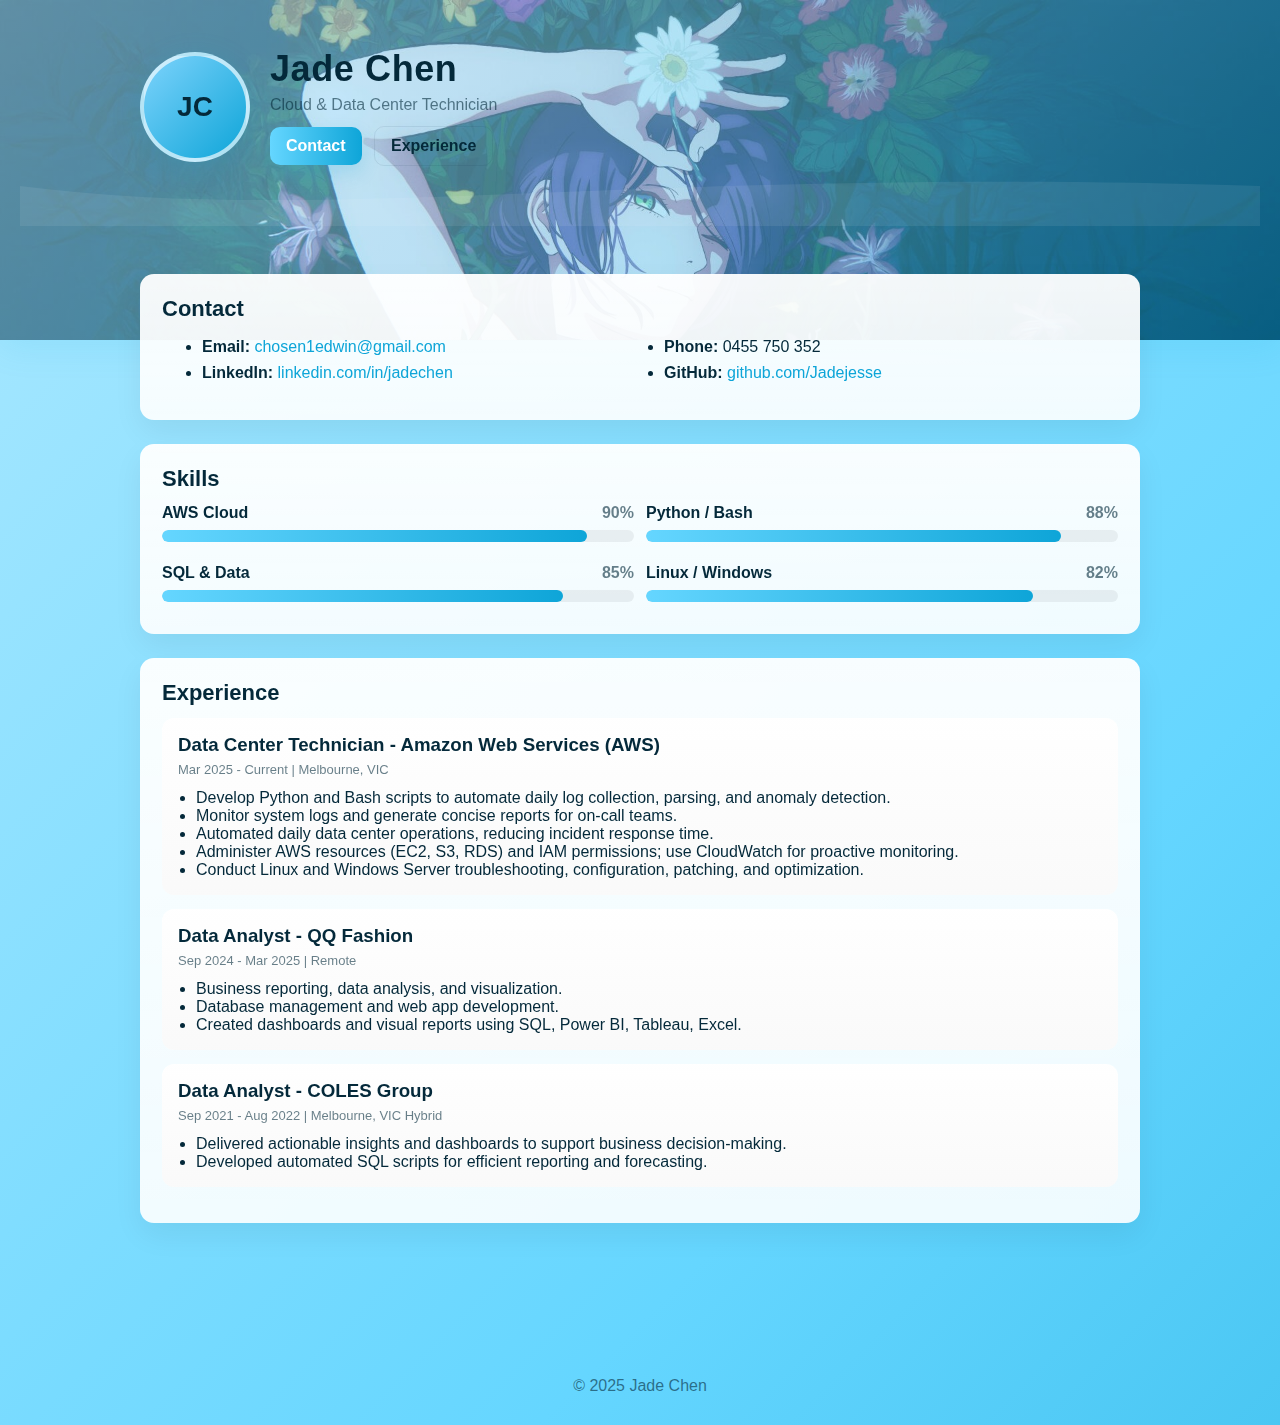
<file: index.html>
<!DOCTYPE html>
<html lang="en-US">
<head>
    <meta charset="UTF-8">
    <meta name="viewport" content="width=device-width, initial-scale=1.0">
    <title>Jade Chen - Online Resume</title>
    <link rel="stylesheet" href="style.css">
</head>
<body>
    <div class="bg-anim"></div>

    <header class="hero">
        <div class="hero-inner">
            <div class="avatar">JC</div>
            <div class="hero-text">
                <h1>Jade Chen</h1>
                <p class="role">Cloud & Data Center Technician</p>
                <div class="cta">
                    <a class="btn primary" href="#contact">Contact</a>
                    <a class="btn ghost" href="#experience">Experience</a>
                </div>
            </div>
        </div>
        <svg class="hero-wave" viewBox="0 0 1440 120" preserveAspectRatio="none"><path d="M0,40 C360,120 720,0 1440,40 L1440 120 L0 120 Z" fill="rgba(255,255,255,0.08)"></path></svg>
    </header>

    <section id="contact" class="card">
        <h2>Contact</h2>
        <ul class="contact-list">
            <li><strong>Email:</strong> <a href="mailto:chosen1edwin@gmail.com">chosen1edwin@gmail.com</a></li>
            <li><strong>Phone:</strong> 0455 750 352</li>
            <li><strong>LinkedIn:</strong> <a href="https://www.linkedin.com/in/jadechen">linkedin.com/in/jadechen</a></li>
            <li><strong>GitHub:</strong> <a href="https://github.com/Jadejesse">github.com/Jadejesse</a></li>
        </ul>
    </section>

    <section id="skills" class="card">
        <h2>Skills</h2>
        <div class="skills-grid">
            <div class="skill">
                <div class="skill-head"><span>AWS Cloud</span><span class="percent">90%</span></div>
                <div class="bar" data-percent="90"><div class="fill"></div></div>
            </div>
            <div class="skill">
                <div class="skill-head"><span>Python / Bash</span><span class="percent">88%</span></div>
                <div class="bar" data-percent="88"><div class="fill"></div></div>
            </div>
            <div class="skill">
                <div class="skill-head"><span>SQL & Data</span><span class="percent">85%</span></div>
                <div class="bar" data-percent="85"><div class="fill"></div></div>
            </div>
            <div class="skill">
                <div class="skill-head"><span>Linux / Windows</span><span class="percent">82%</span></div>
                <div class="bar" data-percent="82"><div class="fill"></div></div>
            </div>
        </div>
    </section>

    <section id="experience" class="card">
        <h2>Experience</h2>

        <div class="job card-light">
            <h3>Data Center Technician - Amazon Web Services (AWS)</h3>
            <p class="muted">Mar 2025 - Current | Melbourne, VIC</p>
            <ul>
                <li>Develop Python and Bash scripts to automate daily log collection, parsing, and anomaly detection.</li>
                <li>Monitor system logs and generate concise reports for on-call teams.</li>
                <li>Automated daily data center operations, reducing incident response time.</li>
                <li>Administer AWS resources (EC2, S3, RDS) and IAM permissions; use CloudWatch for proactive monitoring.</li>
                <li>Conduct Linux and Windows Server troubleshooting, configuration, patching, and optimization.</li>
            </ul>
        </div>

        <div class="job card-light">
            <h3>Data Analyst - QQ Fashion</h3>
            <p class="muted">Sep 2024 - Mar 2025 | Remote</p>
            <ul>
                <li>Business reporting, data analysis, and visualization.</li>
                <li>Database management and web app development.</li>
                <li>Created dashboards and visual reports using SQL, Power BI, Tableau, Excel.</li>
            </ul>
        </div>

        <div class="job card-light">
            <h3>Data Analyst - COLES Group</h3>
            <p class="muted">Sep 2021 - Aug 2022 | Melbourne, VIC Hybrid</p>
            <ul>
                <li>Delivered actionable insights and dashboards to support business decision-making.</li>
                <li>Developed automated SQL scripts for efficient reporting and forecasting.</li>
            </ul>
        </div>
    </section>

    <section id="education">
        <h2>Education</h2>
        <p>Bachelor of Information Technology, Griffith University, Brisbane, QLD, 2018</p>
    </section>

    <footer>
        <p>© 2025 Jade Chen</p>
    </footer>

    <script src="script.js"></script>
</body>
</html>
</file>
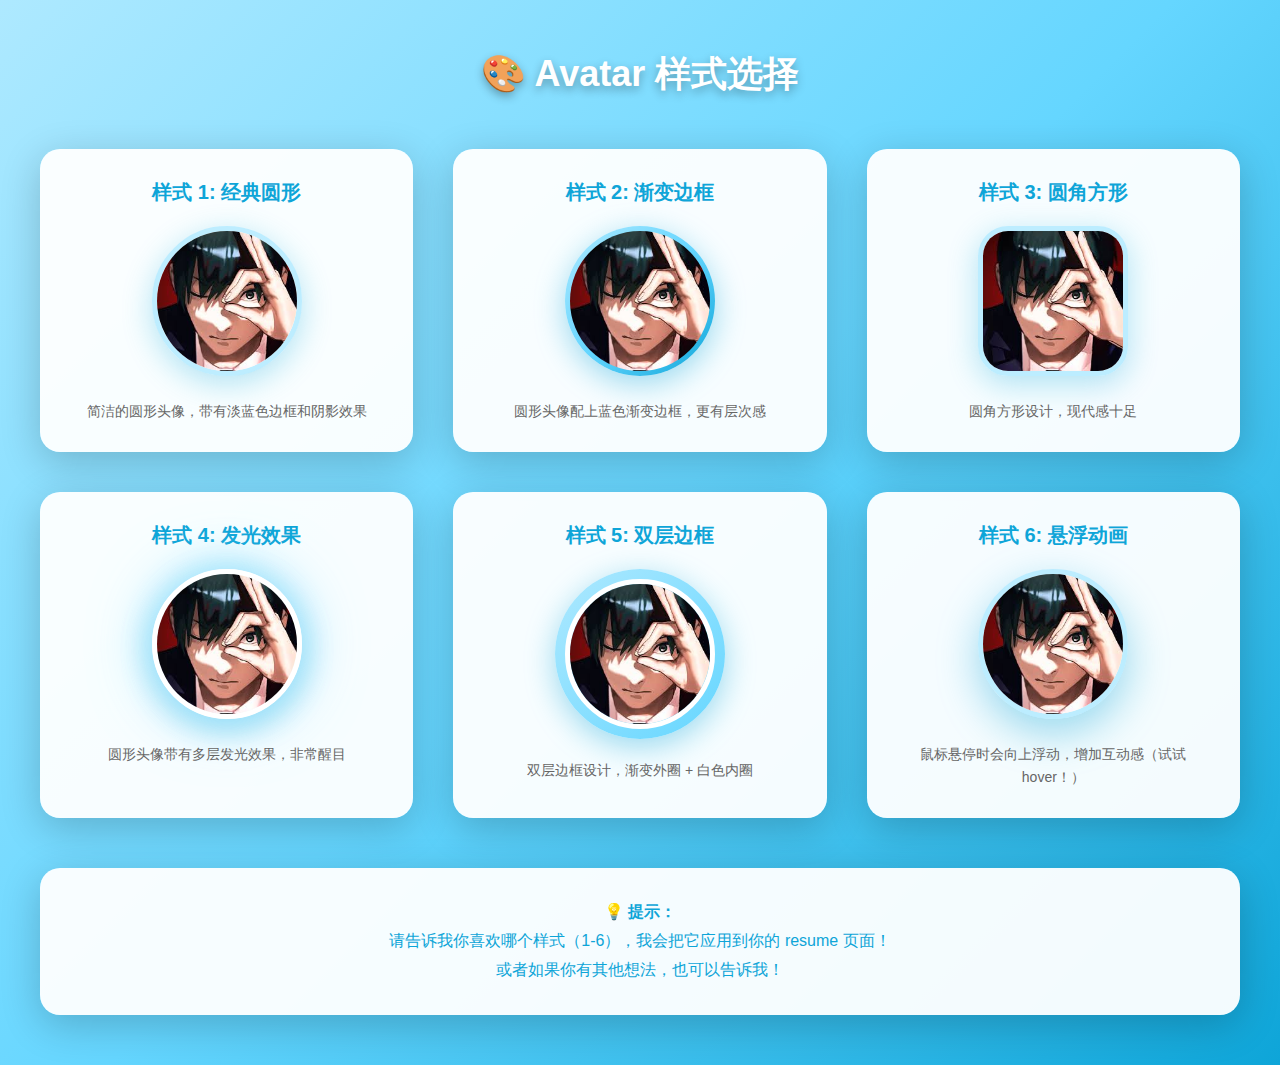
<file: avatar-test.html>
<!DOCTYPE html>
<html lang="en">
<head>
    <meta charset="UTF-8">
    <meta name="viewport" content="width=device-width, initial-scale=1.0">
    <title>Avatar 样式测试</title>
    <style>
        * {
            margin: 0;
            padding: 0;
            box-sizing: border-box;
        }
        
        body {
            font-family: -apple-system, BlinkMacSystemFont, 'Segoe UI', Roboto, Arial, sans-serif;
            background: linear-gradient(135deg, #aee9ff, #65d6ff, #0ea5d8);
            min-height: 100vh;
            padding: 50px 20px;
        }
        
        .container {
            max-width: 1200px;
            margin: 0 auto;
        }
        
        h1 {
            text-align: center;
            color: white;
            font-size: 36px;
            margin-bottom: 50px;
            text-shadow: 0 4px 10px rgba(0, 0, 0, 0.3);
        }
        
        .avatar-grid {
            display: grid;
            grid-template-columns: repeat(auto-fit, minmax(300px, 1fr));
            gap: 40px;
            margin-bottom: 50px;
        }
        
        .avatar-card {
            background: rgba(255, 255, 255, 0.95);
            border-radius: 20px;
            padding: 30px;
            box-shadow: 0 10px 40px rgba(0, 0, 0, 0.2);
            text-align: center;
        }
        
        .avatar-card h3 {
            color: #0ea5d8;
            margin-bottom: 20px;
            font-size: 20px;
        }
        
        /* Style 1: 圆形头像 */
        .avatar-style-1 {
            width: 150px;
            height: 150px;
            border-radius: 50%;
            object-fit: cover;
            border: 5px solid rgba(174, 233, 255, 0.8);
            box-shadow: 0 8px 30px rgba(14, 165, 216, 0.3);
            margin: 0 auto;
        }
        
        /* Style 2: 圆形头像 + 渐变边框 */
        .avatar-style-2 {
            width: 150px;
            height: 150px;
            border-radius: 50%;
            object-fit: cover;
            padding: 5px;
            background: linear-gradient(135deg, #aee9ff, #65d6ff, #0ea5d8);
            box-shadow: 0 8px 30px rgba(14, 165, 216, 0.4);
            margin: 0 auto;
        }
        
        /* Style 3: 圆角方形 */
        .avatar-style-3 {
            width: 150px;
            height: 150px;
            border-radius: 30px;
            object-fit: cover;
            border: 5px solid rgba(174, 233, 255, 0.8);
            box-shadow: 0 8px 30px rgba(14, 165, 216, 0.3);
            margin: 0 auto;
        }
        
        /* Style 4: 圆形 + 发光效果 */
        .avatar-style-4 {
            width: 150px;
            height: 150px;
            border-radius: 50%;
            object-fit: cover;
            border: 5px solid white;
            box-shadow: 0 0 30px rgba(174, 233, 255, 0.8),
                        0 0 60px rgba(101, 214, 255, 0.6),
                        0 8px 30px rgba(14, 165, 216, 0.4);
            margin: 0 auto;
        }
        
        /* Style 5: 圆形 + 双层边框 */
        .avatar-style-5-wrapper {
            width: 170px;
            height: 170px;
            border-radius: 50%;
            background: linear-gradient(135deg, #aee9ff, #65d6ff);
            padding: 10px;
            margin: 0 auto;
            box-shadow: 0 8px 30px rgba(14, 165, 216, 0.4);
        }
        
        .avatar-style-5 {
            width: 100%;
            height: 100%;
            border-radius: 50%;
            object-fit: cover;
            border: 5px solid white;
        }
        
        /* Style 6: 圆形 + 悬浮效果 */
        .avatar-style-6 {
            width: 150px;
            height: 150px;
            border-radius: 50%;
            object-fit: cover;
            border: 5px solid rgba(174, 233, 255, 0.8);
            box-shadow: 0 15px 40px rgba(14, 165, 216, 0.4);
            margin: 0 auto;
            transition: all 0.3s ease;
        }
        
        .avatar-style-6:hover {
            transform: translateY(-10px);
            box-shadow: 0 25px 50px rgba(14, 165, 216, 0.5);
        }
        
        .description {
            margin-top: 20px;
            color: #666;
            font-size: 14px;
            line-height: 1.6;
        }
        
        .note {
            background: rgba(255, 255, 255, 0.95);
            border-radius: 20px;
            padding: 30px;
            box-shadow: 0 10px 40px rgba(0, 0, 0, 0.2);
            text-align: center;
            color: #0ea5d8;
            font-size: 16px;
            line-height: 1.8;
        }
    </style>
</head>
<body>
    <div class="container">
        <h1>🎨 Avatar 样式选择</h1>
        
        <div class="avatar-grid">
            <!-- Style 1 -->
            <div class="avatar-card">
                <h3>样式 1: 经典圆形</h3>
                <img src="秋.jpg" alt="Avatar" class="avatar-style-1">
                <p class="description">简洁的圆形头像，带有淡蓝色边框和阴影效果</p>
            </div>
            
            <!-- Style 2 -->
            <div class="avatar-card">
                <h3>样式 2: 渐变边框</h3>
                <img src="秋.jpg" alt="Avatar" class="avatar-style-2">
                <p class="description">圆形头像配上蓝色渐变边框，更有层次感</p>
            </div>
            
            <!-- Style 3 -->
            <div class="avatar-card">
                <h3>样式 3: 圆角方形</h3>
                <img src="秋.jpg" alt="Avatar" class="avatar-style-3">
                <p class="description">圆角方形设计，现代感十足</p>
            </div>
            
            <!-- Style 4 -->
            <div class="avatar-card">
                <h3>样式 4: 发光效果</h3>
                <img src="秋.jpg" alt="Avatar" class="avatar-style-4">
                <p class="description">圆形头像带有多层发光效果，非常醒目</p>
            </div>
            
            <!-- Style 5 -->
            <div class="avatar-card">
                <h3>样式 5: 双层边框</h3>
                <div class="avatar-style-5-wrapper">
                    <img src="秋.jpg" alt="Avatar" class="avatar-style-5">
                </div>
                <p class="description">双层边框设计，渐变外圈 + 白色内圈</p>
            </div>
            
            <!-- Style 6 -->
            <div class="avatar-card">
                <h3>样式 6: 悬浮动画</h3>
                <img src="秋.jpg" alt="Avatar" class="avatar-style-6">
                <p class="description">鼠标悬停时会向上浮动，增加互动感（试试 hover！）</p>
            </div>
        </div>
        
        <div class="note">
            <strong>💡 提示：</strong><br>
            请告诉我你喜欢哪个样式（1-6），我会把它应用到你的 resume 页面！<br>
            或者如果你有其他想法，也可以告诉我！
        </div>
    </div>
</body>
</html>
</file>
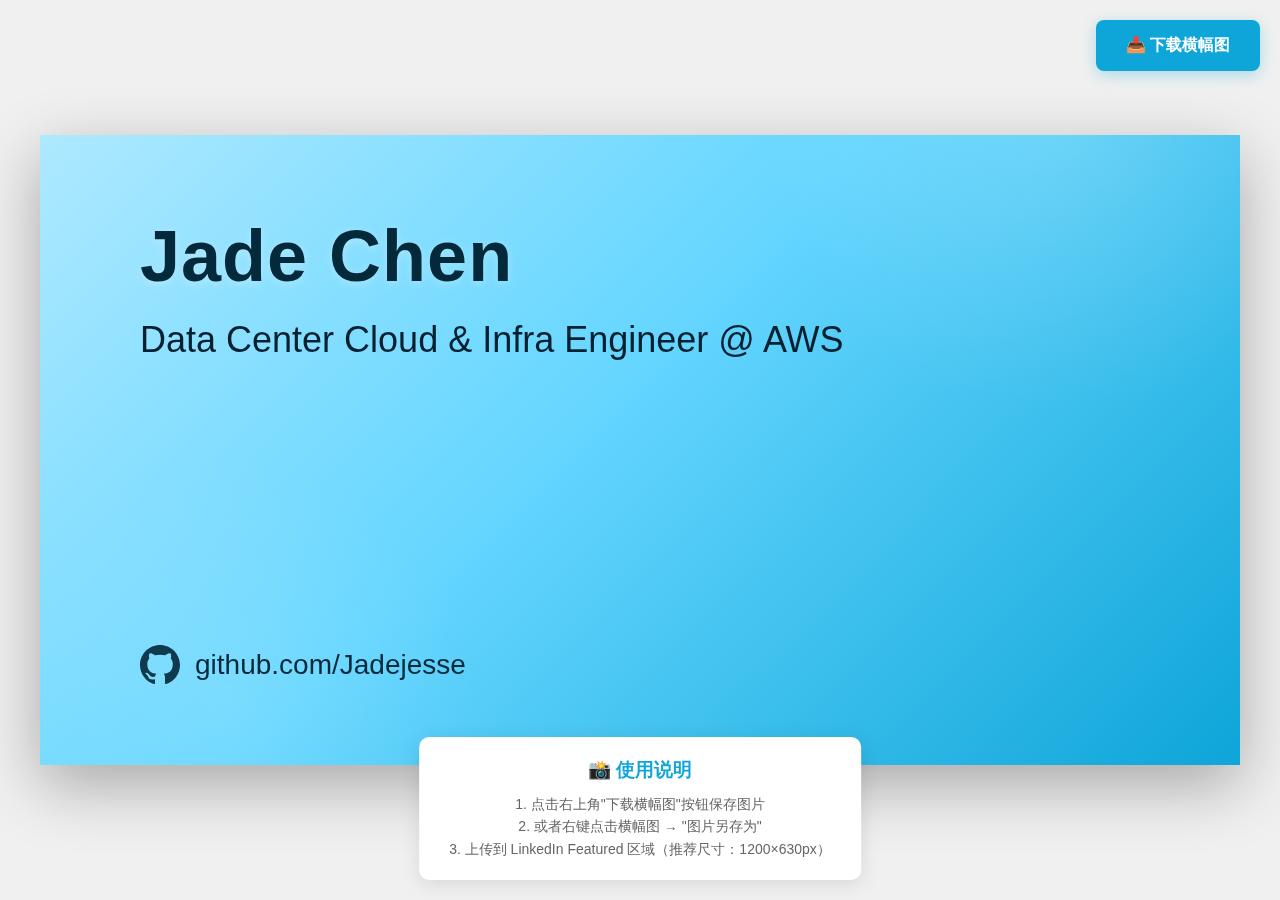
<file: linkedin-banner.html>
<!DOCTYPE html>
<html lang="en">
<head>
    <meta charset="UTF-8">
    <meta name="viewport" content="width=device-width, initial-scale=1.0">
    <title>LinkedIn Banner - Jade Chen</title>
    <style>
        * { margin: 0; padding: 0; box-sizing: border-box; }
        
        body {
            display: flex;
            justify-content: center;
            align-items: center;
            min-height: 100vh;
            background: #f0f0f0;
            font-family: 'Segoe UI', Arial, sans-serif;
        }
        
        .banner {
            width: 1200px;
            height: 630px;
            background: linear-gradient(135deg, #aee9ff 0%, #65d6ff 45%, #0ea5d8 100%);
            position: relative;
            overflow: hidden;
            box-shadow: 0 20px 60px rgba(0,0,0,0.3);
        }
        
        /* Decorative elements */
        .banner::before {
            content: '';
            position: absolute;
            top: -50%;
            right: -10%;
            width: 600px;
            height: 600px;
            background: radial-gradient(circle, rgba(255,255,255,0.15) 0%, transparent 70%);
            border-radius: 50%;
        }
        
        .banner::after {
            content: '';
            position: absolute;
            bottom: -30%;
            left: -5%;
            width: 500px;
            height: 500px;
            background: radial-gradient(circle, rgba(255,255,255,0.1) 0%, transparent 70%);
            border-radius: 50%;
        }
        
        .content {
            position: relative;
            z-index: 2;
            height: 100%;
            display: flex;
            flex-direction: column;
            justify-content: center;
            padding: 80px 100px;
        }
        
        .title {
            font-size: 72px;
            font-weight: 700;
            color: #04293a;
            margin-bottom: 20px;
            letter-spacing: 1px;
            text-shadow: 0 2px 10px rgba(255,255,255,0.3);
        }
        
        .subtitle {
            font-size: 36px;
            font-weight: 500;
            color: #02202f;
            margin-bottom: 60px;
            line-height: 1.3;
        }
        
        .footer {
            display: flex;
            align-items: center;
            gap: 15px;
            margin-top: auto;
        }
        
        .github-icon {
            width: 40px;
            height: 40px;
            fill: #04293a;
            opacity: 0.9;
        }
        
        .github-link {
            font-size: 28px;
            color: #04293a;
            font-weight: 500;
            text-decoration: none;
        }
        
        /* Download button */
        .download-btn {
            position: fixed;
            top: 20px;
            right: 20px;
            padding: 15px 30px;
            background: #0ea5d8;
            color: white;
            border: none;
            border-radius: 8px;
            font-size: 16px;
            font-weight: 600;
            cursor: pointer;
            box-shadow: 0 4px 15px rgba(14,165,216,0.3);
            transition: all 0.3s;
            z-index: 1000;
        }
        
        .download-btn:hover {
            background: #0c8ab8;
            transform: translateY(-2px);
            box-shadow: 0 6px 20px rgba(14,165,216,0.4);
        }
        
        .instructions {
            position: fixed;
            bottom: 20px;
            left: 50%;
            transform: translateX(-50%);
            background: white;
            padding: 20px 30px;
            border-radius: 10px;
            box-shadow: 0 4px 20px rgba(0,0,0,0.1);
            text-align: center;
            max-width: 600px;
        }
        
        .instructions h3 {
            color: #0ea5d8;
            margin-bottom: 10px;
        }
        
        .instructions p {
            color: #666;
            font-size: 14px;
            line-height: 1.6;
        }
    </style>
</head>
<body>
    <button class="download-btn" onclick="downloadBanner()">📥 下载横幅图</button>
    
    <div class="banner" id="banner">
        <div class="content">
            <div class="title">Jade Chen</div>
            <div class="subtitle">Data Center Cloud & Infra Engineer @ AWS</div>
            <div class="footer">
                <svg class="github-icon" viewBox="0 0 24 24" xmlns="http://www.w3.org/2000/svg">
                    <path d="M12 0C5.37 0 0 5.37 0 12c0 5.31 3.435 9.795 8.205 11.385.6.105.825-.255.825-.57 0-.285-.015-1.23-.015-2.235-3.015.555-3.795-.735-4.035-1.41-.135-.345-.72-1.41-1.23-1.695-.42-.225-1.02-.78-.015-.795.945-.015 1.62.87 1.845 1.23 1.08 1.815 2.805 1.305 3.495.99.105-.78.42-1.305.765-1.605-2.67-.3-5.46-1.335-5.46-5.925 0-1.305.465-2.385 1.23-3.225-.12-.3-.54-1.53.12-3.18 0 0 1.005-.315 3.3 1.23.96-.27 1.98-.405 3-.405s2.04.135 3 .405c2.295-1.56 3.3-1.23 3.3-1.23.66 1.65.24 2.88.12 3.18.765.84 1.23 1.905 1.23 3.225 0 4.605-2.805 5.625-5.475 5.925.435.375.81 1.095.81 2.22 0 1.605-.015 2.895-.015 3.3 0 .315.225.69.825.57A12.02 12.02 0 0024 12c0-6.63-5.37-12-12-12z"/>
                </svg>
                <span class="github-link">github.com/Jadejesse</span>
            </div>
        </div>
    </div>
    
    <div class="instructions">
        <h3>📸 使用说明</h3>
        <p>
            1. 点击右上角"下载横幅图"按钮保存图片<br>
            2. 或者右键点击横幅图 → "图片另存为"<br>
            3. 上传到 LinkedIn Featured 区域（推荐尺寸：1200×630px）
        </p>
    </div>

    <script>
        function downloadBanner() {
            // 使用 html2canvas 库来截图
            const banner = document.getElementById('banner');
            
            // 简单方法：提示用户右键保存
            alert('请右键点击横幅图，选择"图片另存为"保存\n\n或者使用截图工具截取横幅区域（1200×630px）');
            
            // 如果需要自动下载，需要引入 html2canvas 库
            // 这里提供一个简单的提示方案
        }
    </script>
</body>
</html>
</file>
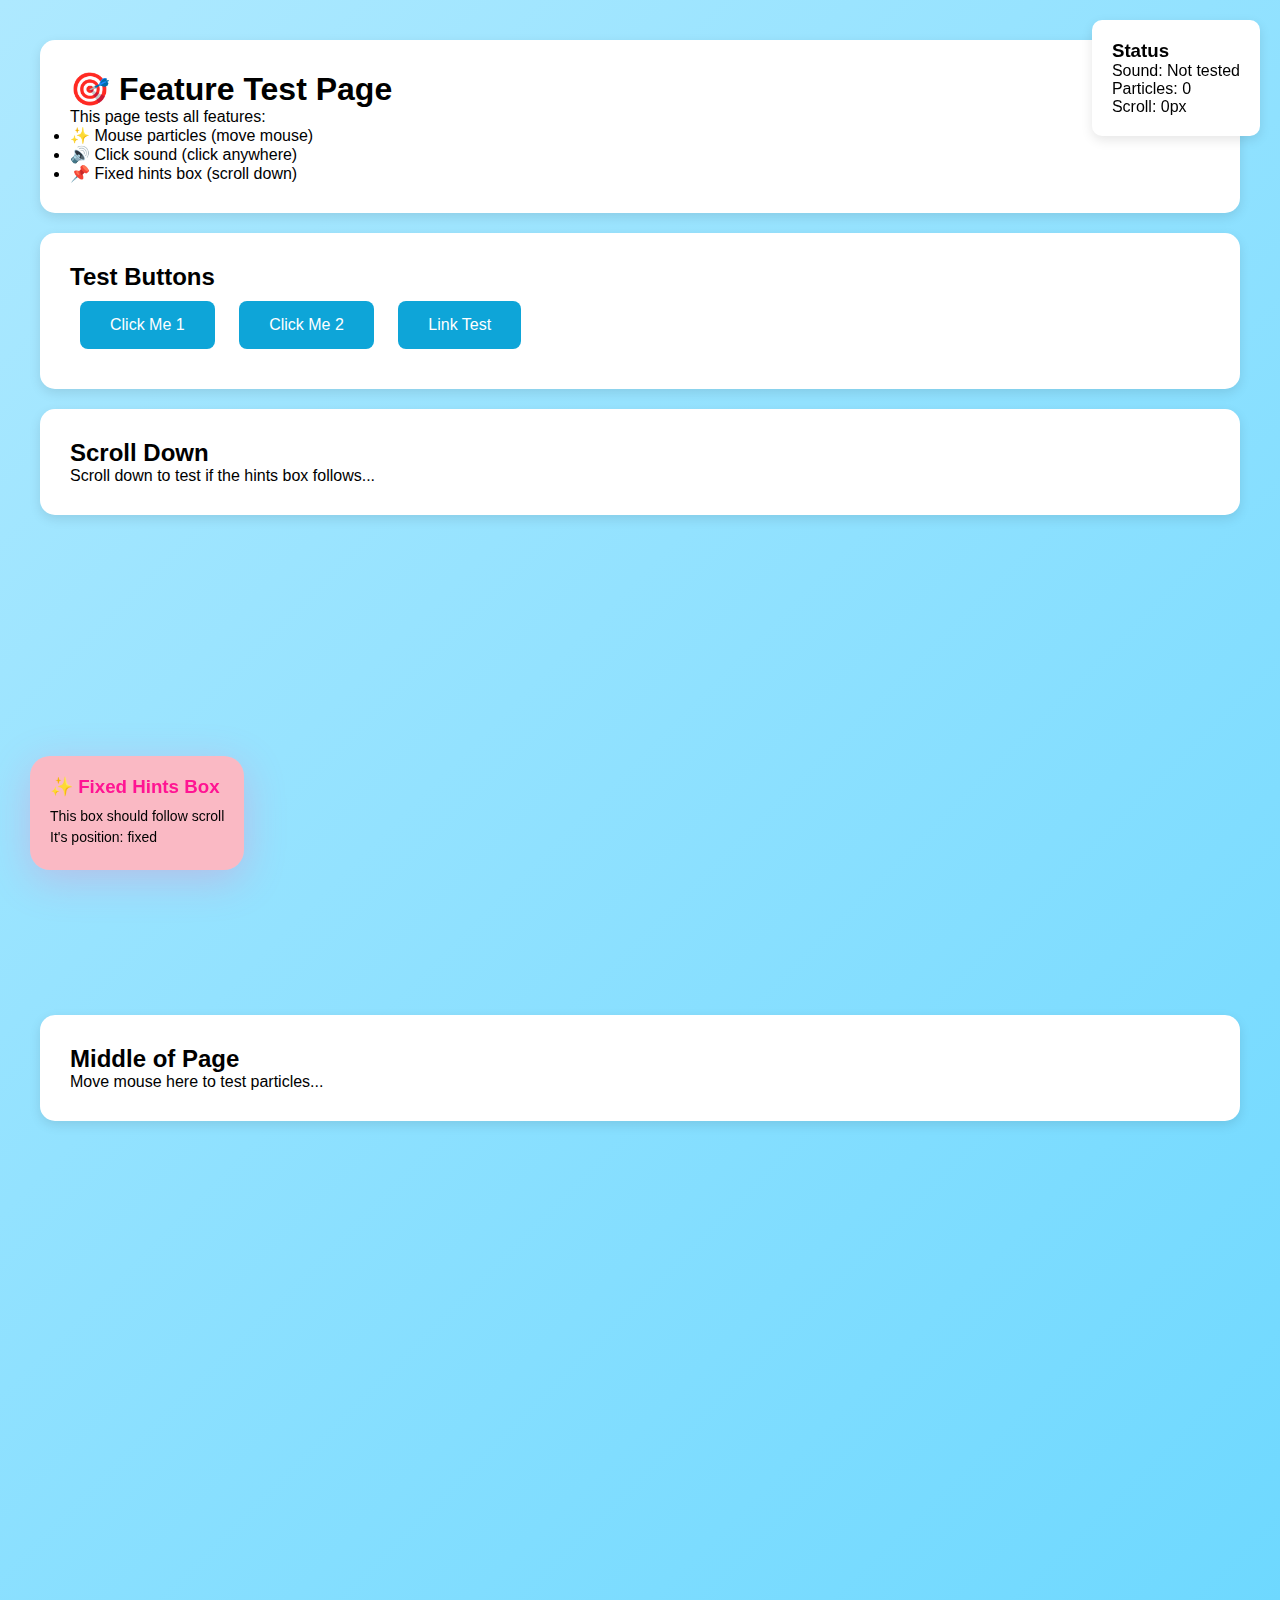
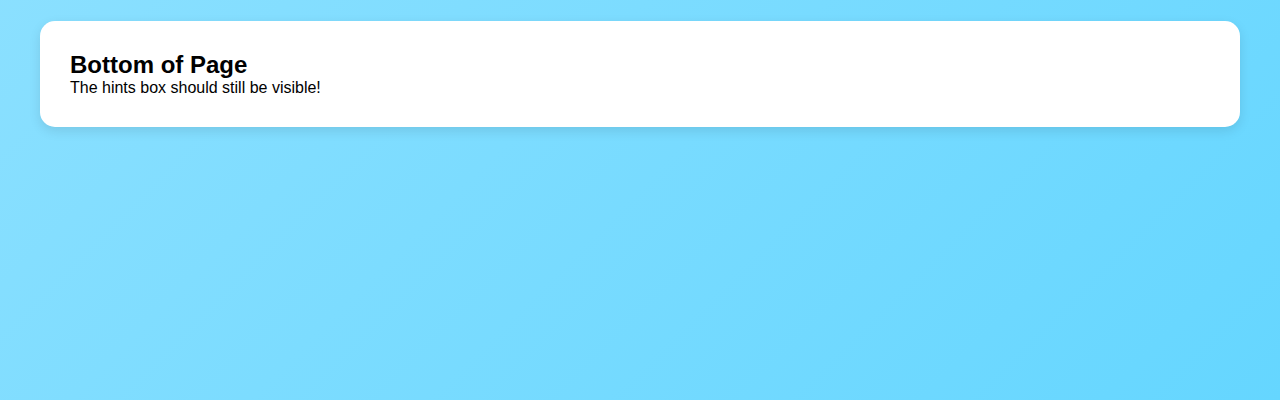
<file: test-all-features.html>
<!DOCTYPE html>
<html>
<head>
    <meta charset="UTF-8">
    <title>All Features Test</title>
    <style>
        * { margin: 0; padding: 0; box-sizing: border-box; }
        
        body {
            font-family: Arial, sans-serif;
            background: linear-gradient(135deg, #aee9ff, #65d6ff);
            min-height: 2000px;
            padding: 20px;
        }
        
        .test-box {
            background: white;
            padding: 30px;
            margin: 20px;
            border-radius: 15px;
            box-shadow: 0 4px 12px rgba(0,0,0,0.1);
        }
        
        button, a {
            padding: 15px 30px;
            margin: 10px;
            font-size: 16px;
            cursor: pointer;
            border-radius: 8px;
            text-decoration: none;
            display: inline-block;
            background: #0ea5d8;
            color: white;
            border: none;
        }
        
        /* Particle */
        .particle {
            position: absolute;
            width: 10px;
            height: 10px;
            border-radius: 50%;
            pointer-events: none;
            z-index: 9998;
            animation: particleFade 1s ease-out forwards;
            box-shadow: 0 0 10px currentColor;
        }
        
        @keyframes particleFade {
            0% { opacity: 1; transform: scale(1); }
            100% { opacity: 0; transform: scale(0); }
        }
        
        /* Fixed Hints Box */
        .hints-box {
            position: fixed;
            bottom: 30px;
            left: 30px;
            background: rgba(255, 182, 193, 0.95);
            padding: 20px;
            border-radius: 20px;
            box-shadow: 0 10px 40px rgba(255, 105, 180, 0.3);
            z-index: 9999;
            max-width: 250px;
        }
        
        .hints-box h3 {
            margin-bottom: 10px;
            color: #ff1493;
        }
        
        .hints-box p {
            margin: 5px 0;
            font-size: 14px;
        }
        
        .status {
            position: fixed;
            top: 20px;
            right: 20px;
            background: white;
            padding: 20px;
            border-radius: 10px;
            box-shadow: 0 4px 12px rgba(0,0,0,0.1);
            z-index: 10000;
        }
    </style>
</head>
<body>
    <div class="status">
        <h3>Status</h3>
        <p id="soundStatus">Sound: Not tested</p>
        <p id="particleStatus">Particles: 0</p>
        <p id="scrollStatus">Scroll: 0px</p>
    </div>
    
    <div class="hints-box">
        <h3>✨ Fixed Hints Box</h3>
        <p>This box should follow scroll</p>
        <p>It's position: fixed</p>
    </div>
    
    <div class="test-box">
        <h1>🎯 Feature Test Page</h1>
        <p>This page tests all features:</p>
        <ul>
            <li>✨ Mouse particles (move mouse)</li>
            <li>🔊 Click sound (click anywhere)</li>
            <li>📌 Fixed hints box (scroll down)</li>
        </ul>
    </div>
    
    <div class="test-box">
        <h2>Test Buttons</h2>
        <button>Click Me 1</button>
        <button>Click Me 2</button>
        <a href="#test">Link Test</a>
    </div>
    
    <div class="test-box">
        <h2>Scroll Down</h2>
        <p>Scroll down to test if the hints box follows...</p>
    </div>
    
    <div class="test-box" style="margin-top: 500px;">
        <h2>Middle of Page</h2>
        <p>Move mouse here to test particles...</p>
    </div>
    
    <div class="test-box" style="margin-top: 500px;">
        <h2>Bottom of Page</h2>
        <p>The hints box should still be visible!</p>
    </div>
    
    <script>
        // Particle System
        const particles = [];
        const maxParticles = 50;
        
        document.addEventListener('mousemove', (e) => {
            if (particles.length > maxParticles) {
                const old = particles.shift();
                old.remove();
            }
            
            const particle = document.createElement('div');
            particle.className = 'particle';
            particle.style.left = e.pageX + 'px';
            particle.style.top = e.pageY + 'px';
            
            const colors = ['#aee9ff', '#65d6ff', '#0ea5d8', '#7dd3fc'];
            particle.style.background = colors[Math.floor(Math.random() * colors.length)];
            
            document.body.appendChild(particle);
            particles.push(particle);
            
            setTimeout(() => {
                particle.remove();
            }, 1000);
            
            // Update status
            document.getElementById('particleStatus').textContent = 'Particles: ' + particles.length;
        });
        
        // Click Sound
        document.addEventListener('click', (e) => {
            const audio = new Audio('https://assets.mixkit.co/active_storage/sfx/2568/2568-preview.mp3');
            audio.volume = 0.3;
            audio.play()
                .then(() => {
                    document.getElementById('soundStatus').textContent = 'Sound: ✅ Playing';
                    setTimeout(() => {
                        document.getElementById('soundStatus').textContent = 'Sound: Ready';
                    }, 500);
                })
                .catch((err) => {
                    document.getElementById('soundStatus').textContent = 'Sound: ❌ ' + err.message;
                });
        }, true);
        
        // Scroll Status
        window.addEventListener('scroll', () => {
            document.getElementById('scrollStatus').textContent = 'Scroll: ' + window.scrollY + 'px';
        });
        
        console.log('✅ All features initialized!');
        console.log('- Move mouse to see particles');
        console.log('- Click anywhere to hear sound');
        console.log('- Scroll to test fixed box');
    </script>
</body>
</html>
</file>
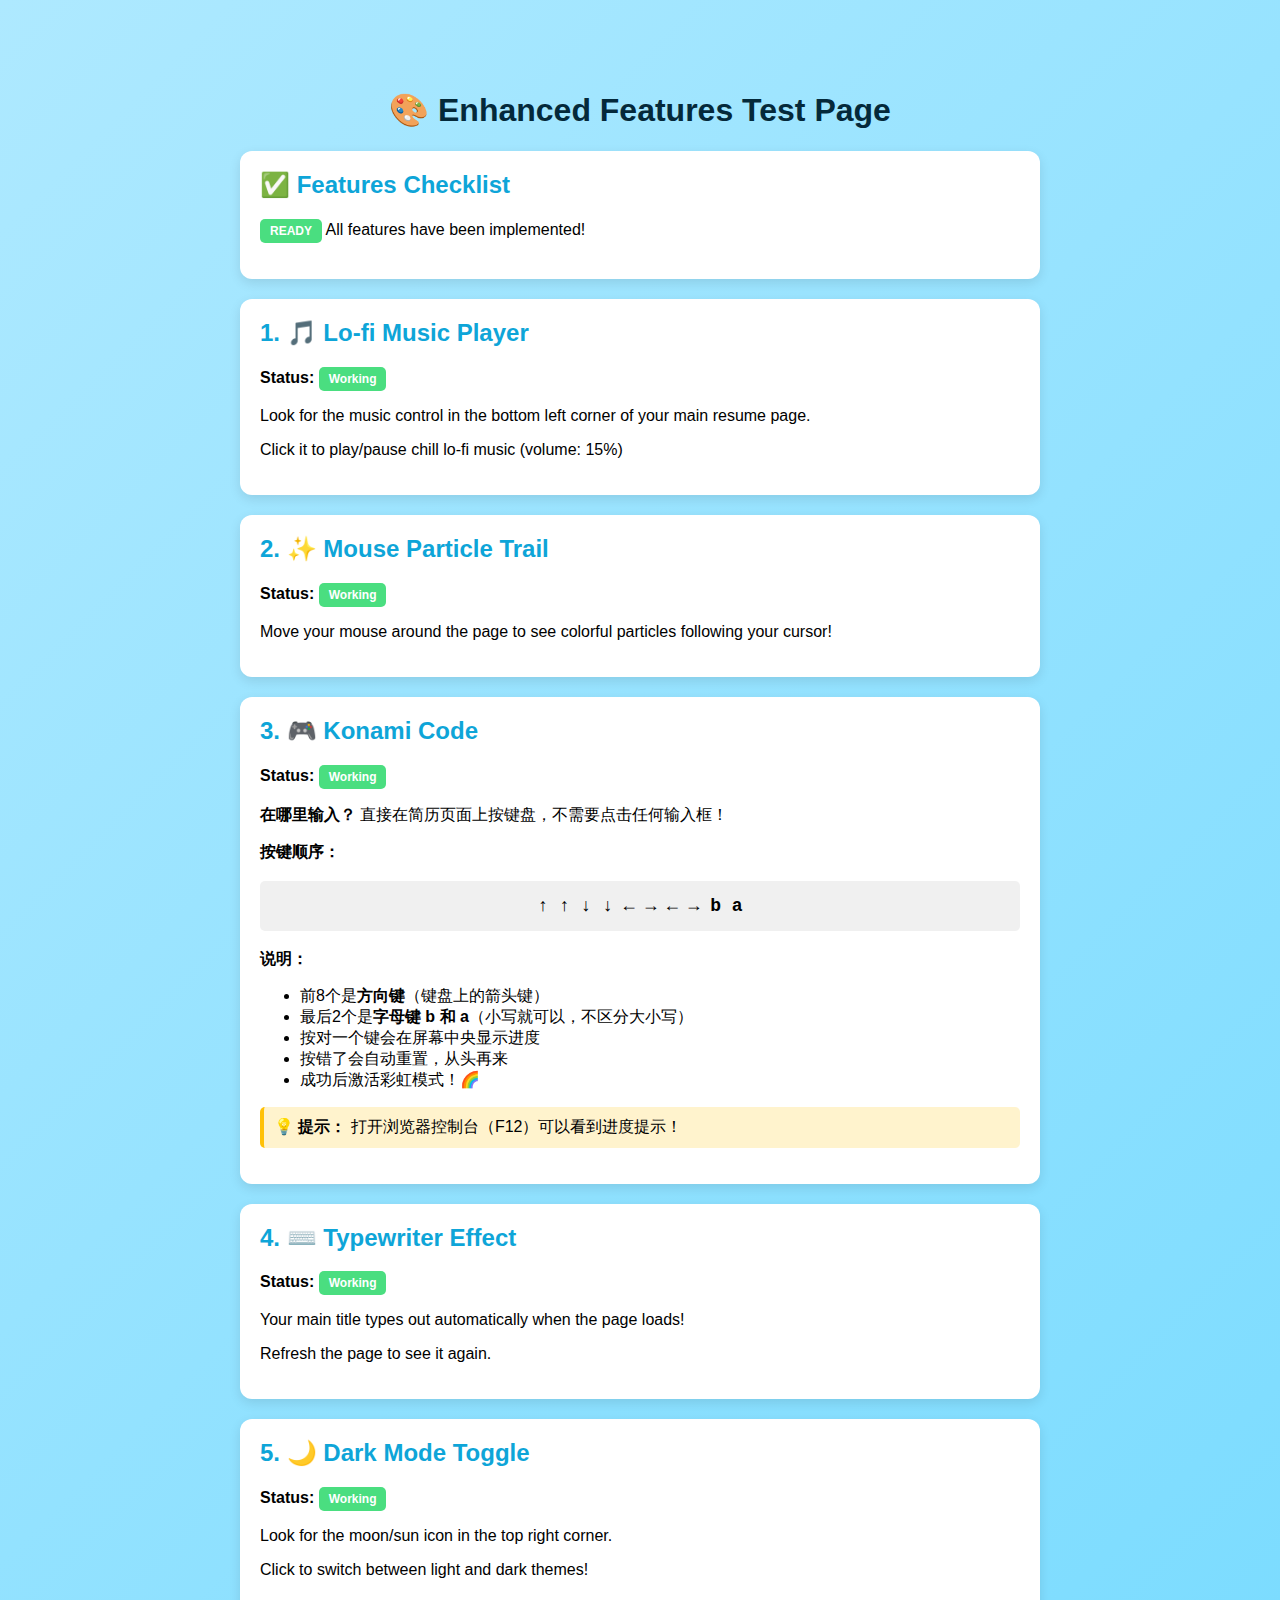
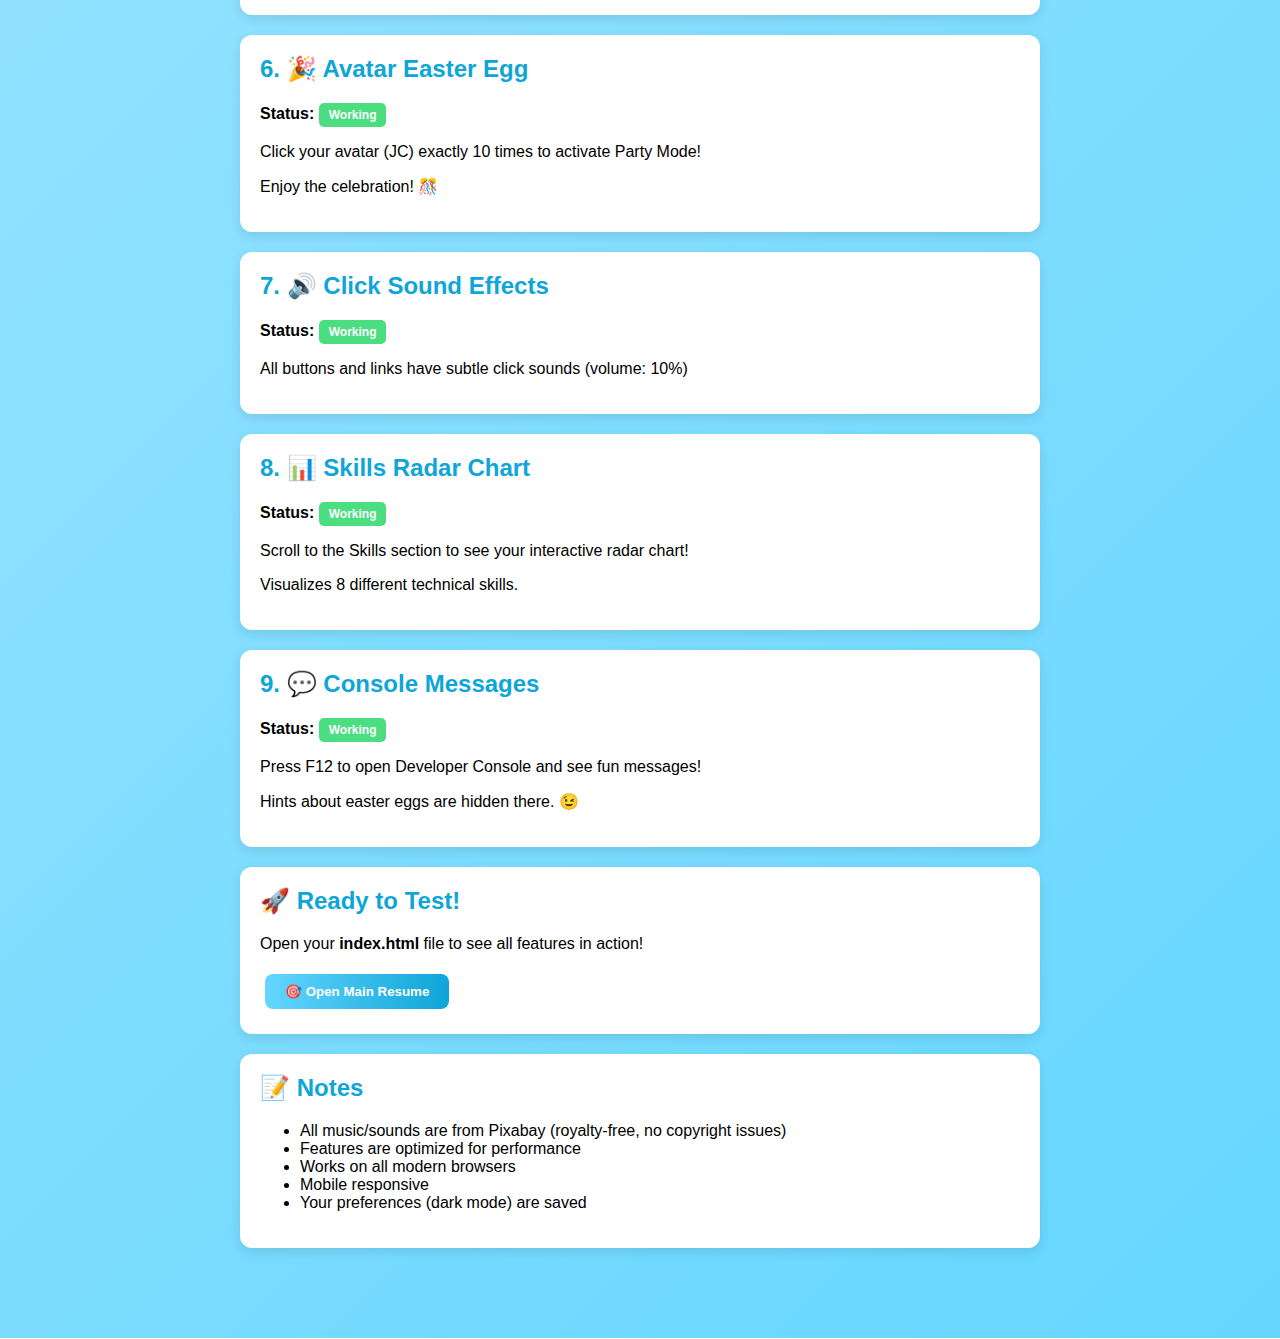
<file: test-features.html>
<!DOCTYPE html>
<html lang="en">
<head>
    <meta charset="UTF-8">
    <meta name="viewport" content="width=device-width, initial-scale=1.0">
    <title>Feature Test Page</title>
    <style>
        body {
            font-family: Arial, sans-serif;
            max-width: 800px;
            margin: 50px auto;
            padding: 20px;
            background: linear-gradient(135deg, #aee9ff, #65d6ff);
        }
        .feature-card {
            background: white;
            padding: 20px;
            margin: 20px 0;
            border-radius: 12px;
            box-shadow: 0 4px 12px rgba(0,0,0,0.1);
        }
        h1 {
            text-align: center;
            color: #04293a;
        }
        h2 {
            color: #0ea5d8;
            margin-top: 0;
        }
        .test-btn {
            background: linear-gradient(90deg, #65d6ff, #0ea5d8);
            color: white;
            border: none;
            padding: 10px 20px;
            border-radius: 8px;
            cursor: pointer;
            font-weight: bold;
            margin: 5px;
        }
        .test-btn:hover {
            transform: translateY(-2px);
            box-shadow: 0 4px 12px rgba(14,165,216,0.3);
        }
        .status {
            display: inline-block;
            padding: 5px 10px;
            border-radius: 5px;
            font-size: 12px;
            font-weight: bold;
        }
        .status.working { background: #4ade80; color: white; }
        .status.pending { background: #fbbf24; color: white; }
    </style>
</head>
<body>
    <h1>🎨 Enhanced Features Test Page</h1>
    
    <div class="feature-card">
        <h2>✅ Features Checklist</h2>
        <p><span class="status working">READY</span> All features have been implemented!</p>
    </div>

    <div class="feature-card">
        <h2>1. 🎵 Lo-fi Music Player</h2>
        <p><strong>Status:</strong> <span class="status working">Working</span></p>
        <p>Look for the music control in the bottom left corner of your main resume page.</p>
        <p>Click it to play/pause chill lo-fi music (volume: 15%)</p>
    </div>

    <div class="feature-card">
        <h2>2. ✨ Mouse Particle Trail</h2>
        <p><strong>Status:</strong> <span class="status working">Working</span></p>
        <p>Move your mouse around the page to see colorful particles following your cursor!</p>
    </div>

    <div class="feature-card">
        <h2>3. 🎮 Konami Code</h2>
        <p><strong>Status:</strong> <span class="status working">Working</span></p>
        <p><strong>在哪里输入？</strong> 直接在简历页面上按键盘，不需要点击任何输入框！</p>
        <p><strong>按键顺序：</strong></p>
        <p style="background: #f0f0f0; padding: 15px; border-radius: 5px; font-family: monospace; font-size: 18px; text-align: center;">
            ↑ ↑ ↓ ↓ ← → ← → <strong>b a</strong>
        </p>
        <p><strong>说明：</strong></p>
        <ul>
            <li>前8个是<strong>方向键</strong>（键盘上的箭头键）</li>
            <li>最后2个是<strong>字母键 b 和 a</strong>（小写就可以，不区分大小写）</li>
            <li>按对一个键会在屏幕中央显示进度</li>
            <li>按错了会自动重置，从头再来</li>
            <li>成功后激活彩虹模式！🌈</li>
        </ul>
        <p style="background: #fff3cd; padding: 10px; border-radius: 5px; border-left: 4px solid #ffc107;">
            💡 <strong>提示：</strong> 打开浏览器控制台（F12）可以看到进度提示！
        </p>
    </div>

    <div class="feature-card">
        <h2>4. ⌨️ Typewriter Effect</h2>
        <p><strong>Status:</strong> <span class="status working">Working</span></p>
        <p>Your main title types out automatically when the page loads!</p>
        <p>Refresh the page to see it again.</p>
    </div>

    <div class="feature-card">
        <h2>5. 🌙 Dark Mode Toggle</h2>
        <p><strong>Status:</strong> <span class="status working">Working</span></p>
        <p>Look for the moon/sun icon in the top right corner.</p>
        <p>Click to switch between light and dark themes!</p>
    </div>

    <div class="feature-card">
        <h2>6. 🎉 Avatar Easter Egg</h2>
        <p><strong>Status:</strong> <span class="status working">Working</span></p>
        <p>Click your avatar (JC) exactly 10 times to activate Party Mode!</p>
        <p>Enjoy the celebration! 🎊</p>
    </div>

    <div class="feature-card">
        <h2>7. 🔊 Click Sound Effects</h2>
        <p><strong>Status:</strong> <span class="status working">Working</span></p>
        <p>All buttons and links have subtle click sounds (volume: 10%)</p>
    </div>

    <div class="feature-card">
        <h2>8. 📊 Skills Radar Chart</h2>
        <p><strong>Status:</strong> <span class="status working">Working</span></p>
        <p>Scroll to the Skills section to see your interactive radar chart!</p>
        <p>Visualizes 8 different technical skills.</p>
    </div>

    <div class="feature-card">
        <h2>9. 💬 Console Messages</h2>
        <p><strong>Status:</strong> <span class="status working">Working</span></p>
        <p>Press F12 to open Developer Console and see fun messages!</p>
        <p>Hints about easter eggs are hidden there. 😉</p>
    </div>

    <div class="feature-card">
        <h2>🚀 Ready to Test!</h2>
        <p>Open your <strong>index.html</strong> file to see all features in action!</p>
        <a href="index.html" style="text-decoration: none;">
            <button class="test-btn">🎯 Open Main Resume</button>
        </a>
    </div>

    <div class="feature-card">
        <h2>📝 Notes</h2>
        <ul>
            <li>All music/sounds are from Pixabay (royalty-free, no copyright issues)</li>
            <li>Features are optimized for performance</li>
            <li>Works on all modern browsers</li>
            <li>Mobile responsive</li>
            <li>Your preferences (dark mode) are saved</li>
        </ul>
    </div>
</body>
</html>
</file>
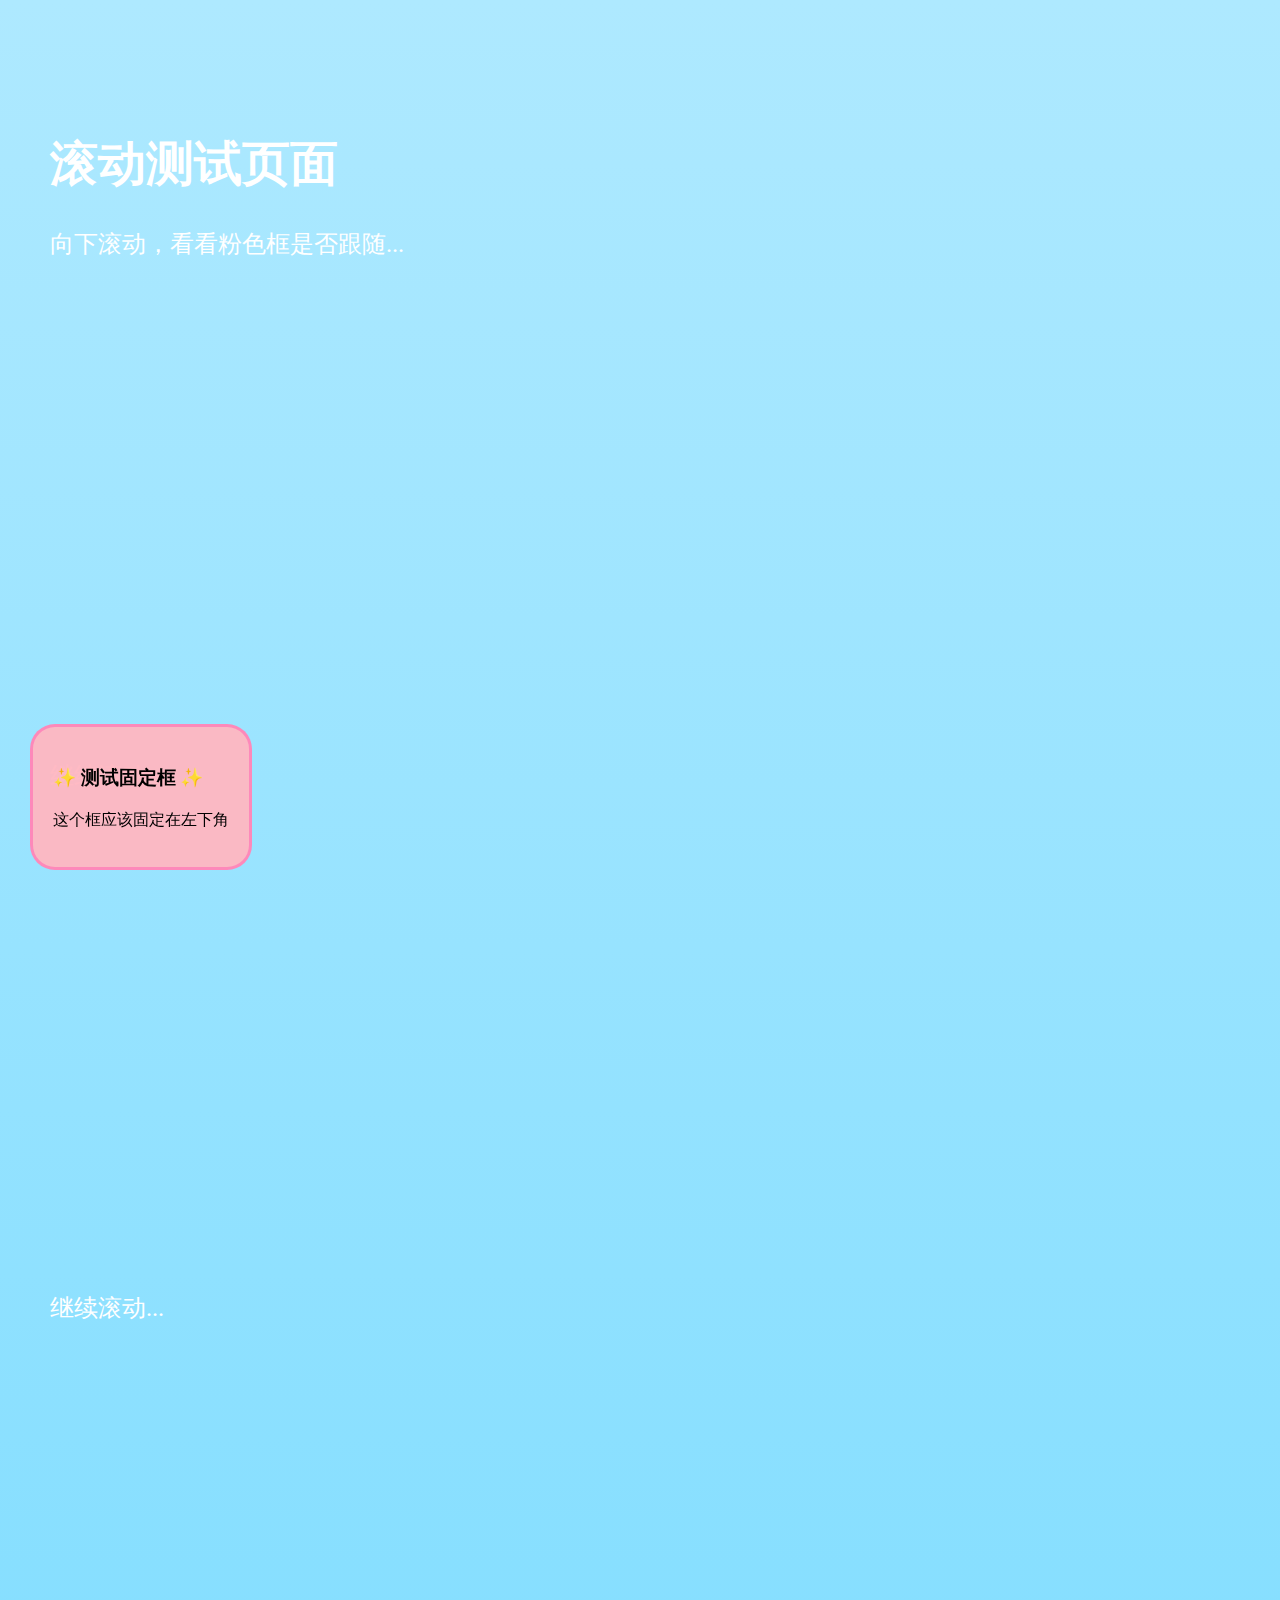
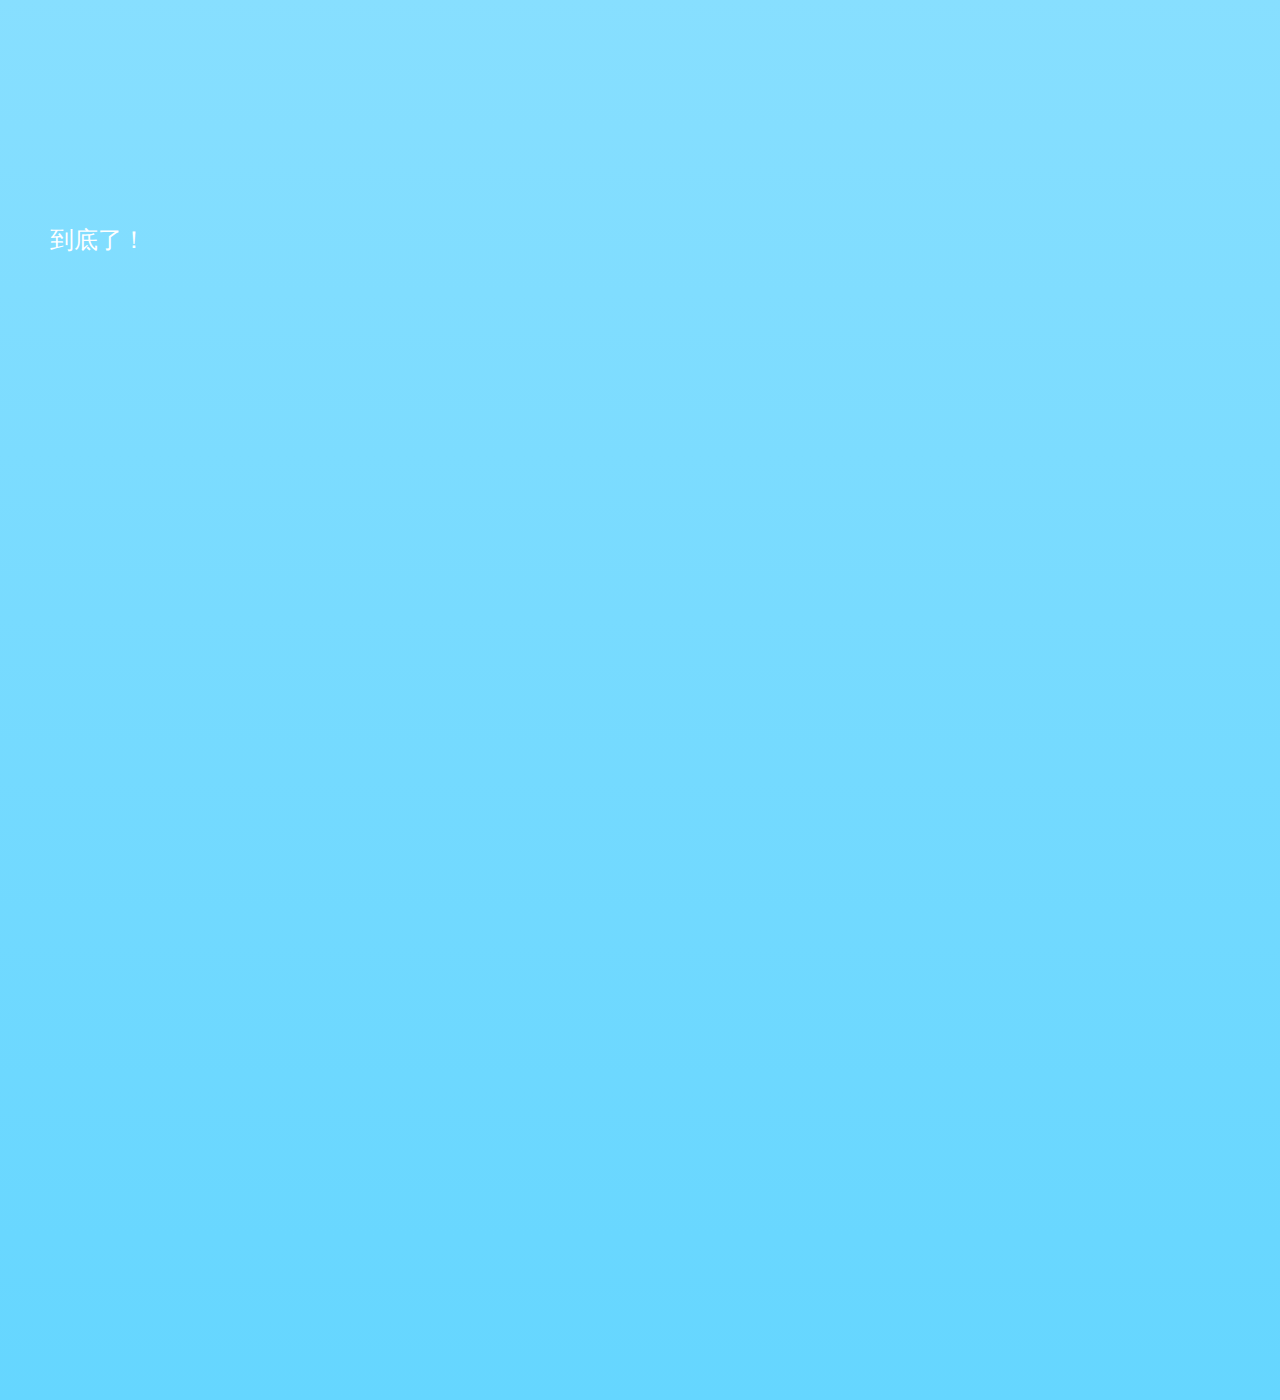
<file: test-fixed.html>
<!DOCTYPE html>
<html lang="en">
<head>
    <meta charset="UTF-8">
    <meta name="viewport" content="width=device-width, initial-scale=1.0">
    <title>Fixed Position Test</title>
    <style>
        body {
            margin: 0;
            padding: 0;
            height: 3000px;
            background: linear-gradient(to bottom, #aee9ff, #65d6ff);
        }
        
        .test-fixed {
            position: fixed !important;
            bottom: 30px !important;
            left: 30px !important;
            background: rgba(255, 182, 193, 0.95);
            padding: 20px;
            border-radius: 25px;
            z-index: 999999 !important;
            border: 3px solid rgba(255, 105, 180, 0.6);
        }
        
        .content {
            padding: 100px 50px;
            color: white;
            font-size: 24px;
        }
    </style>
</head>
<body>
    <div class="content">
        <h1>滚动测试页面</h1>
        <p>向下滚动，看看粉色框是否跟随...</p>
        <p style="margin-top: 500px;">继续滚动...</p>
        <p style="margin-top: 500px;">继续滚动...</p>
        <p style="margin-top: 500px;">到底了！</p>
    </div>
    
    <div class="test-fixed">
        <h3>✨ 测试固定框 ✨</h3>
        <p>这个框应该固定在左下角</p>
    </div>
</body>
</html>
</file>
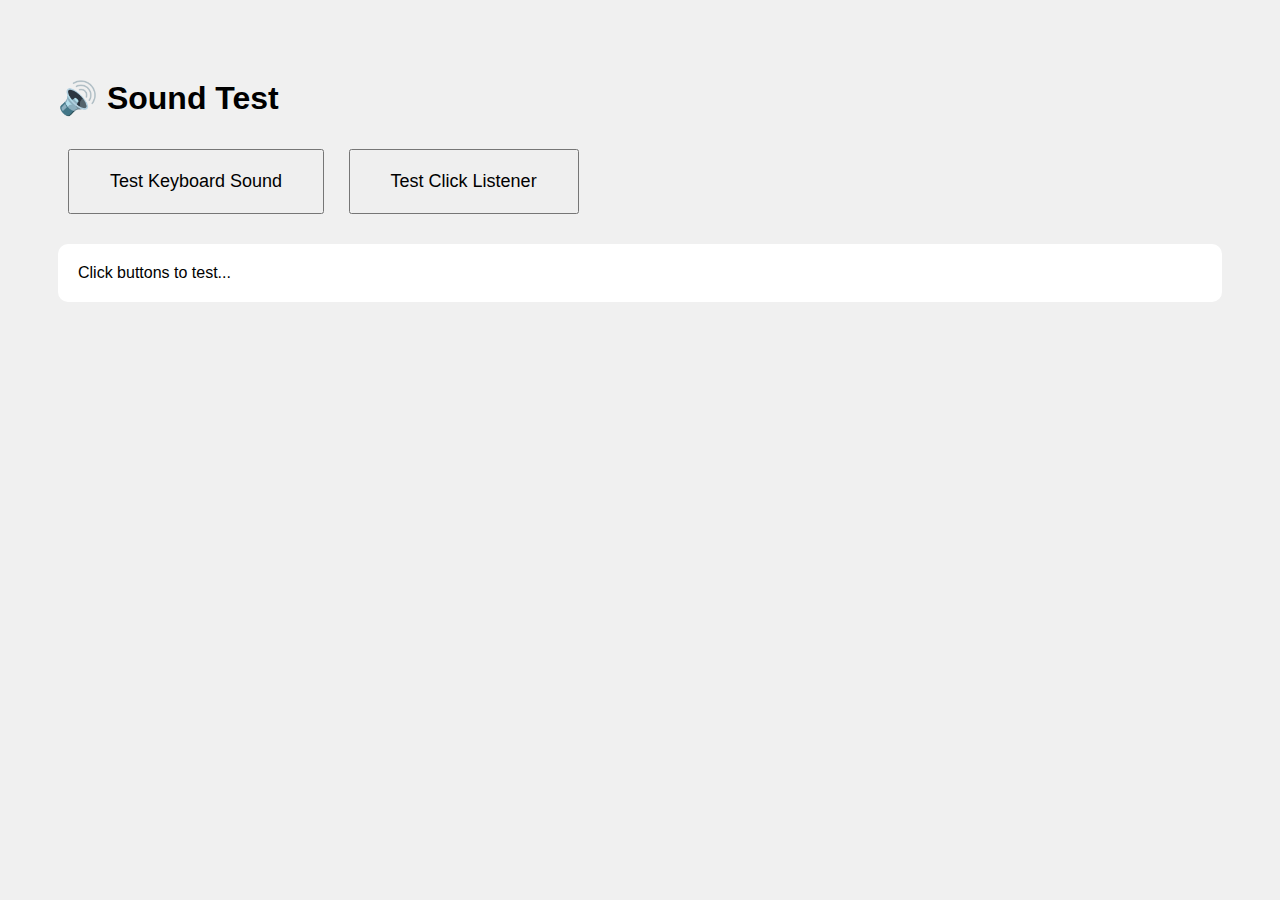
<file: test-sound.html>
<!DOCTYPE html>
<html>
<head>
    <title>Sound Test</title>
    <style>
        body {
            font-family: Arial;
            padding: 50px;
            background: #f0f0f0;
        }
        button {
            padding: 20px 40px;
            font-size: 18px;
            margin: 10px;
            cursor: pointer;
        }
        .result {
            margin-top: 20px;
            padding: 20px;
            background: white;
            border-radius: 10px;
        }
    </style>
</head>
<body>
    <h1>🔊 Sound Test</h1>
    
    <button onclick="testSound()">Test Keyboard Sound</button>
    <button onclick="testClickListener()">Test Click Listener</button>
    
    <div class="result" id="result">
        Click buttons to test...
    </div>
    
    <script>
        function testSound() {
            const result = document.getElementById('result');
            result.innerHTML = 'Playing sound...';
            
            const audio = new Audio('https://assets.mixkit.co/active_storage/sfx/2568/2568-preview.mp3');
            audio.volume = 0.3;
            audio.play()
                .then(() => {
                    result.innerHTML = '✅ Sound played successfully!';
                })
                .catch((err) => {
                    result.innerHTML = '❌ Sound failed: ' + err.message;
                });
        }
        
        function testClickListener() {
            const result = document.getElementById('result');
            result.innerHTML = 'Click listener added. Click anywhere on the page...';
            
            document.addEventListener('click', (e) => {
                result.innerHTML = '✅ Click detected at: ' + e.pageX + ', ' + e.pageY;
                testSound();
            }, { once: true, capture: true });
        }
    </script>
</body>
</html>
</file>
<file: style.css>
/* CSS Animated Waves for hero */
.css-waves {
  position: absolute;
  left: 0; right: 0; bottom: 0;
  width: 100%;
  height: 90px;
  pointer-events: none;
  z-index: 2;
  overflow: hidden;
}
.wave {
  position: absolute;
  left: 0; bottom: 0;
  width: 200%;
  height: 100px;
  background-repeat: repeat-x;
  opacity: 0.7;
  background-size: 50% 100px;
}
.wave1 {
  background-image: url('data:image/svg+xml;utf8,<svg width="720" height="100" viewBox="0 0 720 100" fill="none" xmlns="http://www.w3.org/2000/svg"><path d="M0 40 Q180 100 360 40 T720 40 V100 H0Z" fill="%23aee9ff"/></svg>');
  animation: waveMove 8s linear infinite;
  z-index: 3;
}
.wave2 {
  background-image: url('data:image/svg+xml;utf8,<svg width="720" height="100" viewBox="0 0 720 100" fill="none" xmlns="http://www.w3.org/2000/svg"><path d="M0 60 Q180 0 360 60 T720 60 V100 H0Z" fill="%2365d6ff"/></svg>');
  animation: waveMove 13s linear infinite reverse;
  opacity: 0.45;
  z-index: 2;
}
.wave3 {
  background-image: url('data:image/svg+xml;utf8,<svg width="720" height="100" viewBox="0 0 720 100" fill="none" xmlns="http://www.w3.org/2000/svg"><path d="M0 80 Q180 40 360 80 T720 80 V100 H0Z" fill="%230ea5d8"/></svg>');
  animation: waveMove 21s linear infinite;
  opacity: 0.25;
  z-index: 1;
}
@keyframes waveMove {
  0% { transform: translateX(0); }
  100% { transform: translateX(-50%); }
}
/* Animated SVG wave for hero */
.hero-wave-anim {
  position: absolute;
  left: 0; right: 0; bottom: 0;
  width: 100%;
  height: 90px;
  pointer-events: none;
  z-index: 2;
  overflow: hidden;
}
.wave-svg {
  width: 100%;
  height: 100%;
  display: block;
}
/* Cute Card Grid Section */
.card-grid {
  display: grid;
  grid-template-columns: repeat(auto-fit, minmax(210px, 1fr));
  gap: 32px;
  max-width: 900px;
  margin: 36px auto 0 auto;
  padding: 0 12px;
  z-index: 2;
}
.card-cute {
  display: flex;
  flex-direction: column;
  align-items: center;
  justify-content: flex-start;
  background: linear-gradient(135deg, #fff 80%, var(--sky-1) 100%);
  border-radius: 22px;
  box-shadow: 0 6px 32px 0 rgba(14,165,216,0.13), 0 1.5px 6px 0 rgba(0,0,0,0.04);
  padding: 32px 18px 24px 18px;
  text-decoration: none;
  color: var(--text-dark);
  transition: transform 0.18s cubic-bezier(.2,.9,.2,1), box-shadow 0.18s;
  background: linear-gradient(135deg, var(--sky-1) 0%, var(--sky-2) 60%, var(--sky-3) 100%);
  -webkit-font-smoothing:antialiased; -moz-osx-font-smoothing:grayscale;
  overflow-x:hidden;
  border-color: var(--sky-2);
  z-index: 3;
}
.card-cute-icon {
  font-size: 2.7rem;
  margin-bottom: 16px;
  filter: drop-shadow(0 2px 8px rgba(14,165,216,0.10));
}
.card-cute-title {
  font-size: 1.25rem;
  font-weight: 700;
  margin-bottom: 7px;
  letter-spacing: 0.2px;
}
.card-cute-desc {
  background: linear-gradient(135deg, rgba(174,233,255,0.92) 0%, rgba(101,214,255,0.85) 60%, rgba(14,165,216,0.80) 100%);
  color: var(--muted);
  text-align: center;
}

@media (max-width: 600px) {
  .card-grid {
    grid-template-columns: 1fr;
    gap: 18px;
    margin-top: 18px;
  }
  .card-cute {
    padding: 22px 10px 18px 10px;
  }
}
:root{
  --sky-1: #aee9ff;
  --sky-2: #65d6ff;
  --sky-3: #0ea5d8;
  --accent: #7dd3fc;
  --glass: rgba(255,255,255,0.06);
  --glass-2: rgba(255,255,255,0.08);
  --text-dark: #04293a;
  --muted: rgba(4,41,58,0.6);
}
*{box-sizing:border-box}
html,body{height:100%;margin:0;font-family:Inter,Segoe UI,Roboto,Arial,sans-serif;color:var(--text-dark);}
body{
  /* Animated blue gradient background */
  background: linear-gradient(135deg, var(--sky-1), var(--sky-2) 45%, var(--sky-3));
  background-size: 200% 200%;
  animation: animatedBG 16s ease-in-out infinite alternate;
  -webkit-font-smoothing:antialiased; -moz-osx-font-smoothing:grayscale;
  overflow-x:hidden;
  position: relative;
}

body::before {
  content: '';
  position: fixed;
  top: 0; left: 0; right: 0; height: 340px;
  z-index: 0;
  background: linear-gradient(135deg, rgba(174,233,255,0.55) 0%, rgba(101,214,255,0.48) 60%, rgba(14,165,216,0.50) 100%), url('back_image.jpg');
  background-repeat: no-repeat;
  background-size: cover;
  background-position: center top;
  pointer-events: none;
  box-shadow: 0 8px 32px 0 rgba(14,165,216,0.10);
}

@keyframes animatedBG {
  0% {
    background-position: 0% 50%;
    filter: brightness(1) saturate(1.1);
  }
  50% {
    background-position: 100% 50%;
    filter: brightness(1.08) saturate(1.25);
  }
  100% {
    background-position: 0% 50%;
    filter: brightness(1) saturate(1.1);
  }
}
}
.bg-anim{
  position:fixed;inset:0;z-index:0;pointer-events:none;
  background: radial-gradient(circle at 10% 20%, rgba(255,255,255,0.12), transparent 8%),
              radial-gradient(circle at 90% 80%, rgba(255,255,255,0.08), transparent 12%);
  animation: floatBG 14s ease-in-out infinite;
}
@keyframes floatBG{0%{transform:translateY(0)}50%{transform:translateY(-18px)}100%{transform:translateY(0)}}

.hero{position:relative;padding:48px 20px 24px;z-index:1}
.hero-inner{max-width:1000px;margin:0 auto;display:flex;align-items:center;gap:20px}
.avatar{width:110px;height:110px;border-radius:50%;background:linear-gradient(135deg,var(--accent),var(--sky-3));display:flex;align-items:center;justify-content:center;font-weight:700;color:#04293a;font-size:28px;box-shadow:0 8px 30px rgba(14,165,216,0.18);border:4px solid rgba(255,255,255,0.65)}
.hero-text h1{margin:0;font-size:36px;letter-spacing:0.6px;color:#04293a}
.hero-text .role{margin:6px 0 12px;color:var(--muted);font-size:16px}
.main-title {
  color: #02202f;
  font-size: 2.8rem;
  font-weight: 1000;
  letter-spacing: 0.5px;
  text-shadow: 0 4px 18px rgba(174,233,255,0.18), 0 1.5px 6px rgba(14,165,216,0.10);
  line-height: 1.1;
}
.btn{display:inline-block;padding:10px 16px;border-radius:10px;text-decoration:none;font-weight:600;margin-right:8px}
.btn.primary{background:linear-gradient(90deg,var(--sky-2),var(--sky-3));color:white;box-shadow:0 8px 18px rgba(14,165,216,0.18)}
.btn.ghost{background:transparent;color:var(--text-dark);border:1px solid rgba(4,41,58,0.08)}
.hero-wave{width:100%;height:60px;display:block}

.card{max-width:1000px;margin:24px auto;padding:22px;border-radius:14px;background:linear-gradient(180deg,rgba(255,255,255,0.95),rgba(255,255,255,0.9));box-shadow:0 12px 30px rgba(2,6,23,0.06);position:relative;z-index:1}
.card-light{background:linear-gradient(180deg,rgba(255,255,255,0.98),rgba(250,250,250,0.98));padding:16px;border-radius:12px;margin-bottom:14px}
h2{margin:0 0 12px;font-size:22px;color:var(--text-dark)}
.muted{color:var(--muted);font-size:13px;margin:6px 0 12px}

.contact-list{display:grid;grid-template-columns:1fr 1fr;gap:8px}
.contact-list a{color:var(--sky-3);text-decoration:none}

.skills-grid{display:grid;grid-template-columns:1fr 1fr;gap:12px}
.skill{margin-bottom:10px}
.skill-head{display:flex;justify-content:space-between;font-weight:600;margin-bottom:8px}
.bar{height:12px;background:rgba(2,6,23,0.06);border-radius:999px;overflow:hidden}
.fill{height:100%;width:0;background:linear-gradient(90deg,var(--sky-2),var(--sky-3));border-radius:999px;transition:width 1.4s cubic-bezier(.2,.9,.2,1)}
.percent{color:var(--muted);font-weight:600}

.job ul{margin:8px 0 0;padding-left:18px}
.job h3{margin:0 0 6px}

section{opacity:0;transform:translateY(18px);transition:opacity .8s ease,transform .8s cubic-bezier(.2,.9,.2,1)}
section.in-view{opacity:1;transform:none}

footer{max-width:1000px;margin:40px auto;padding:14px;text-align:center;color:var(--muted)}

@media (max-width:720px){.hero-inner{flex-direction:column;align-items:flex-start}.contact-list{grid-template-columns:1fr}.skills-grid{grid-template-columns:1fr}.avatar{width:88px;height:88px;font-size:22px}}
</file>
